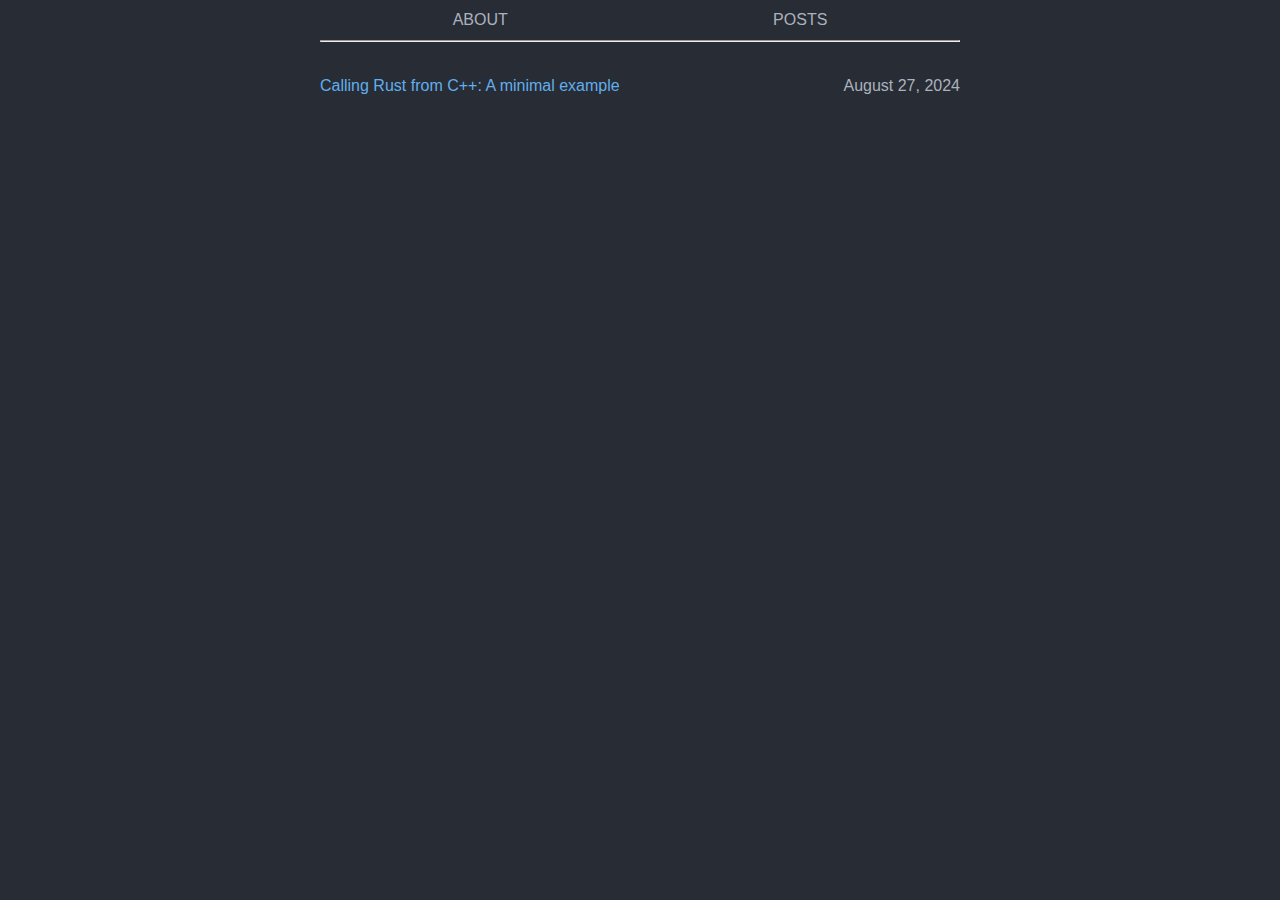
<file: posts/index.html>
<!DOCTYPE html>
<html lang="en">
  <head>
    <meta charset="UTF-8">
    <meta name="viewport" content="width=device-width">
    <title></title>
    <link rel="stylesheet" href="https://benliepert.github.io/blog/global.css">
    <meta name="description" content="">
    <meta property="og:title" content="">
    <meta property="og:description" content="">
    <meta property="og:type" content="website">
    
    <meta property="og:url" content="https://benliepert.github.io/blog/posts/">
    <link rel="canonical" href="https://benliepert.github.io/blog/posts/">
    
    <meta name="twitter:card" content="summary">
    <meta name="twitter:creator" content="@">
    <link rel="icon" href="">
    <meta name="theme-color" content="#1F1E1E">
  </head>
  <body>
    <header>
      <nav>
      
        <a href="/blog/">ABOUT</a>
      
        <a href="/blog/posts/">POSTS</a>
      
      </nav>
      <hr>
    </header>
    <main>
      
      <ul class="date-list">
      
        <li><a href="https://benliepert.github.io/blog/posts/cbindgen-cmake-minimal-example/">Calling Rust from C++: A minimal example</a> August 27, 2024</li>
      
      </ul>

    </main>
  </body>
</html>
</file>
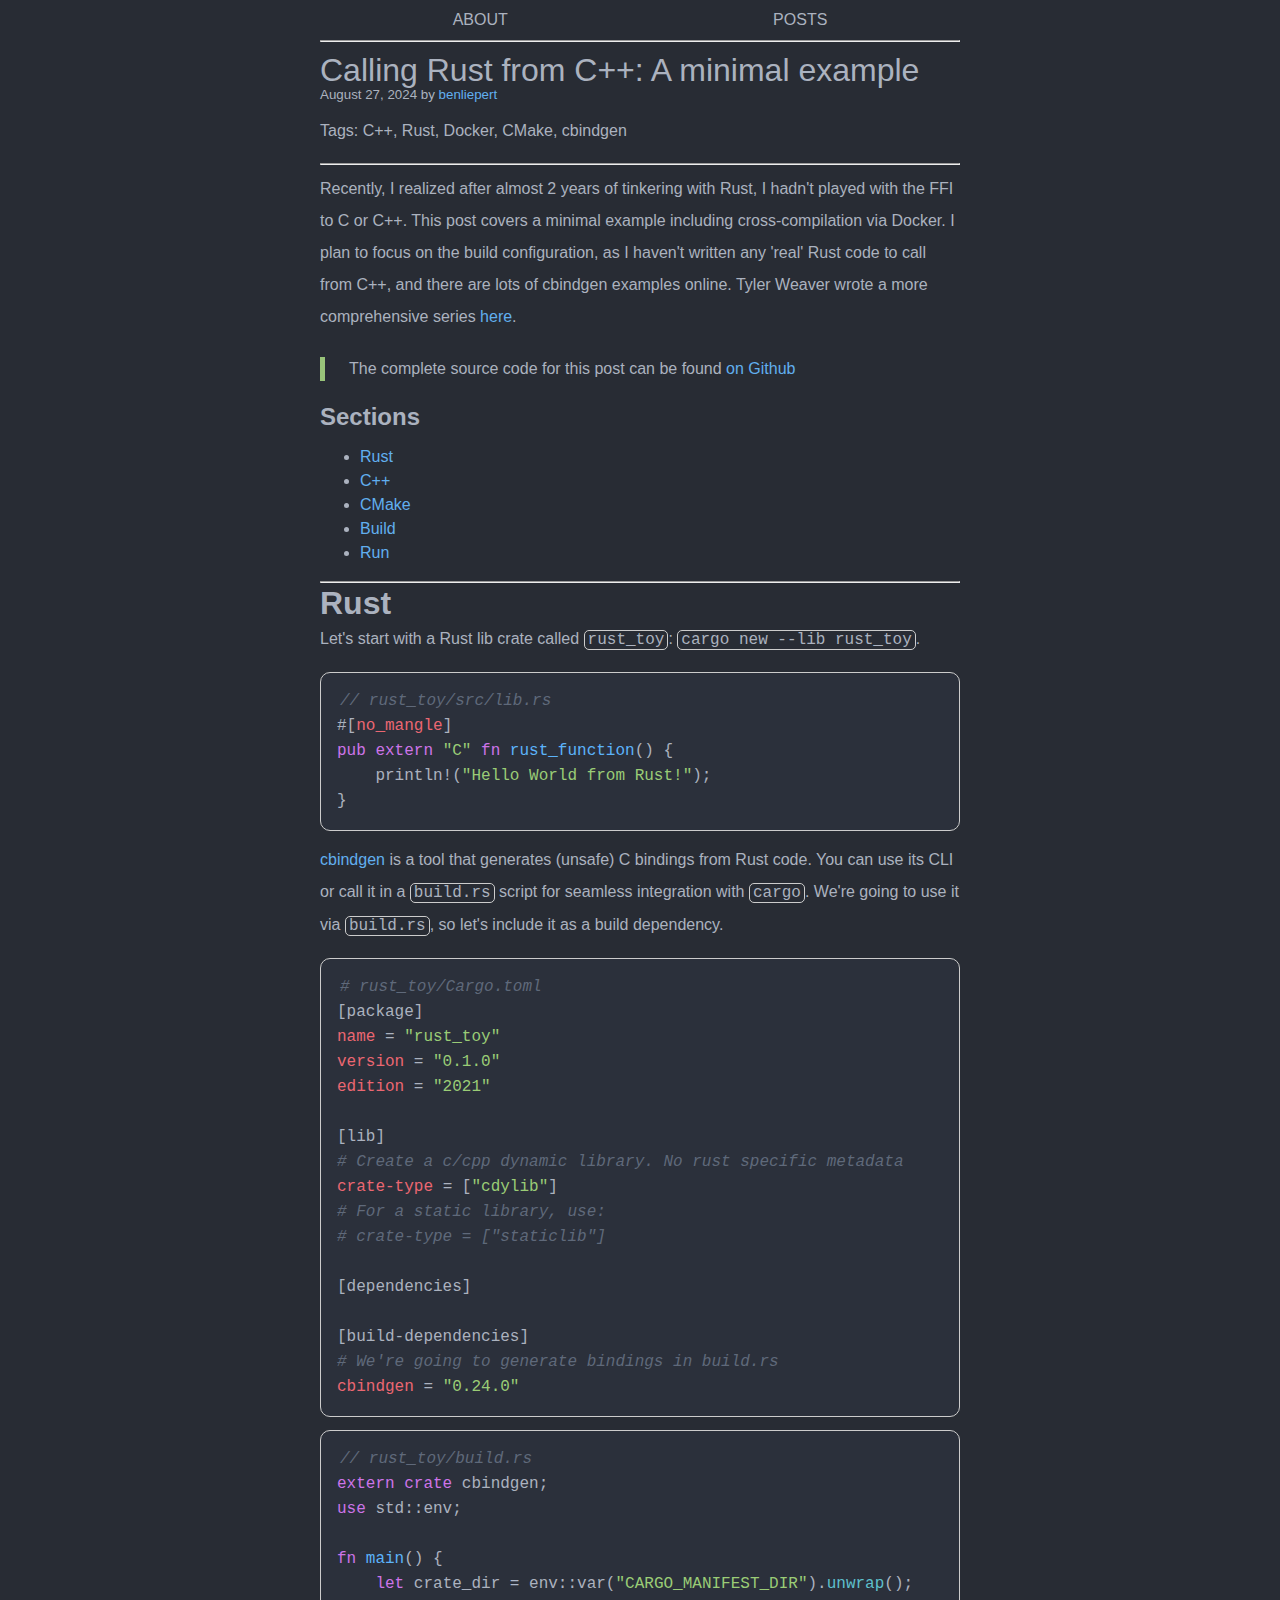
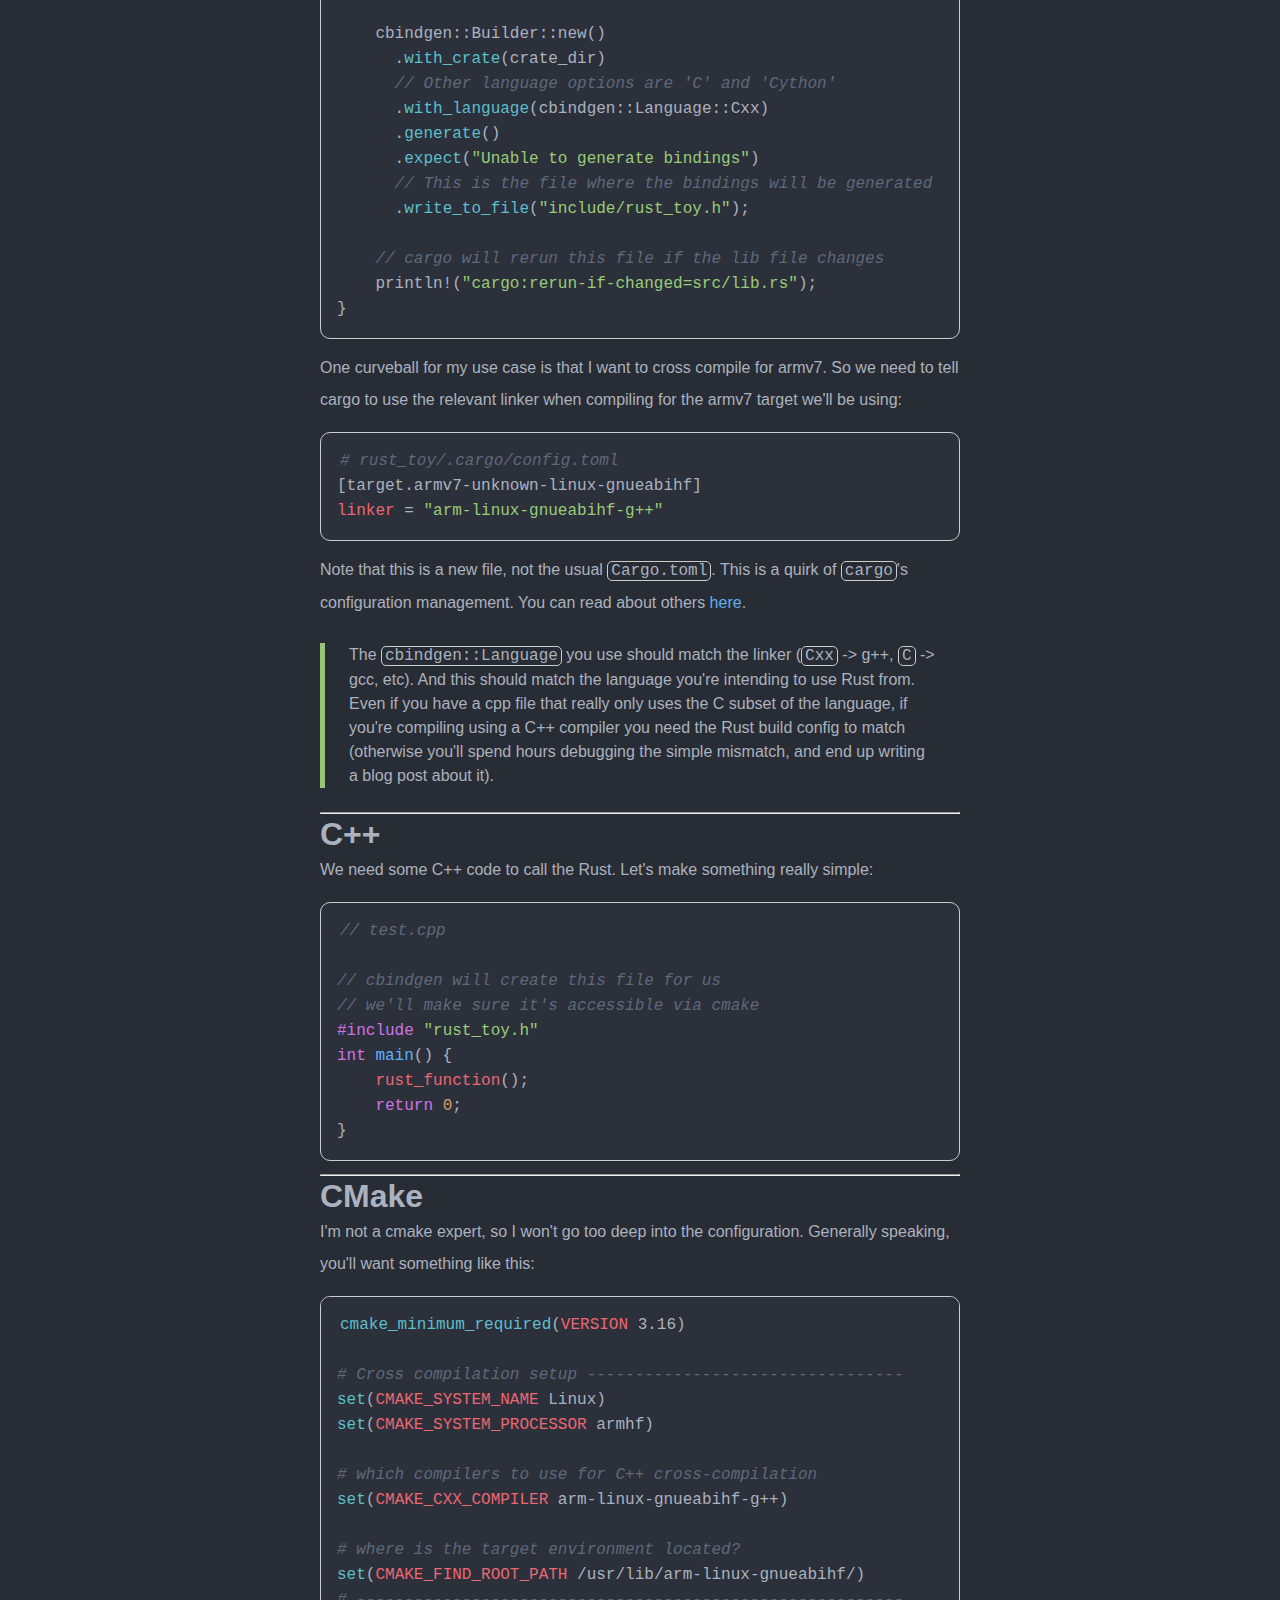
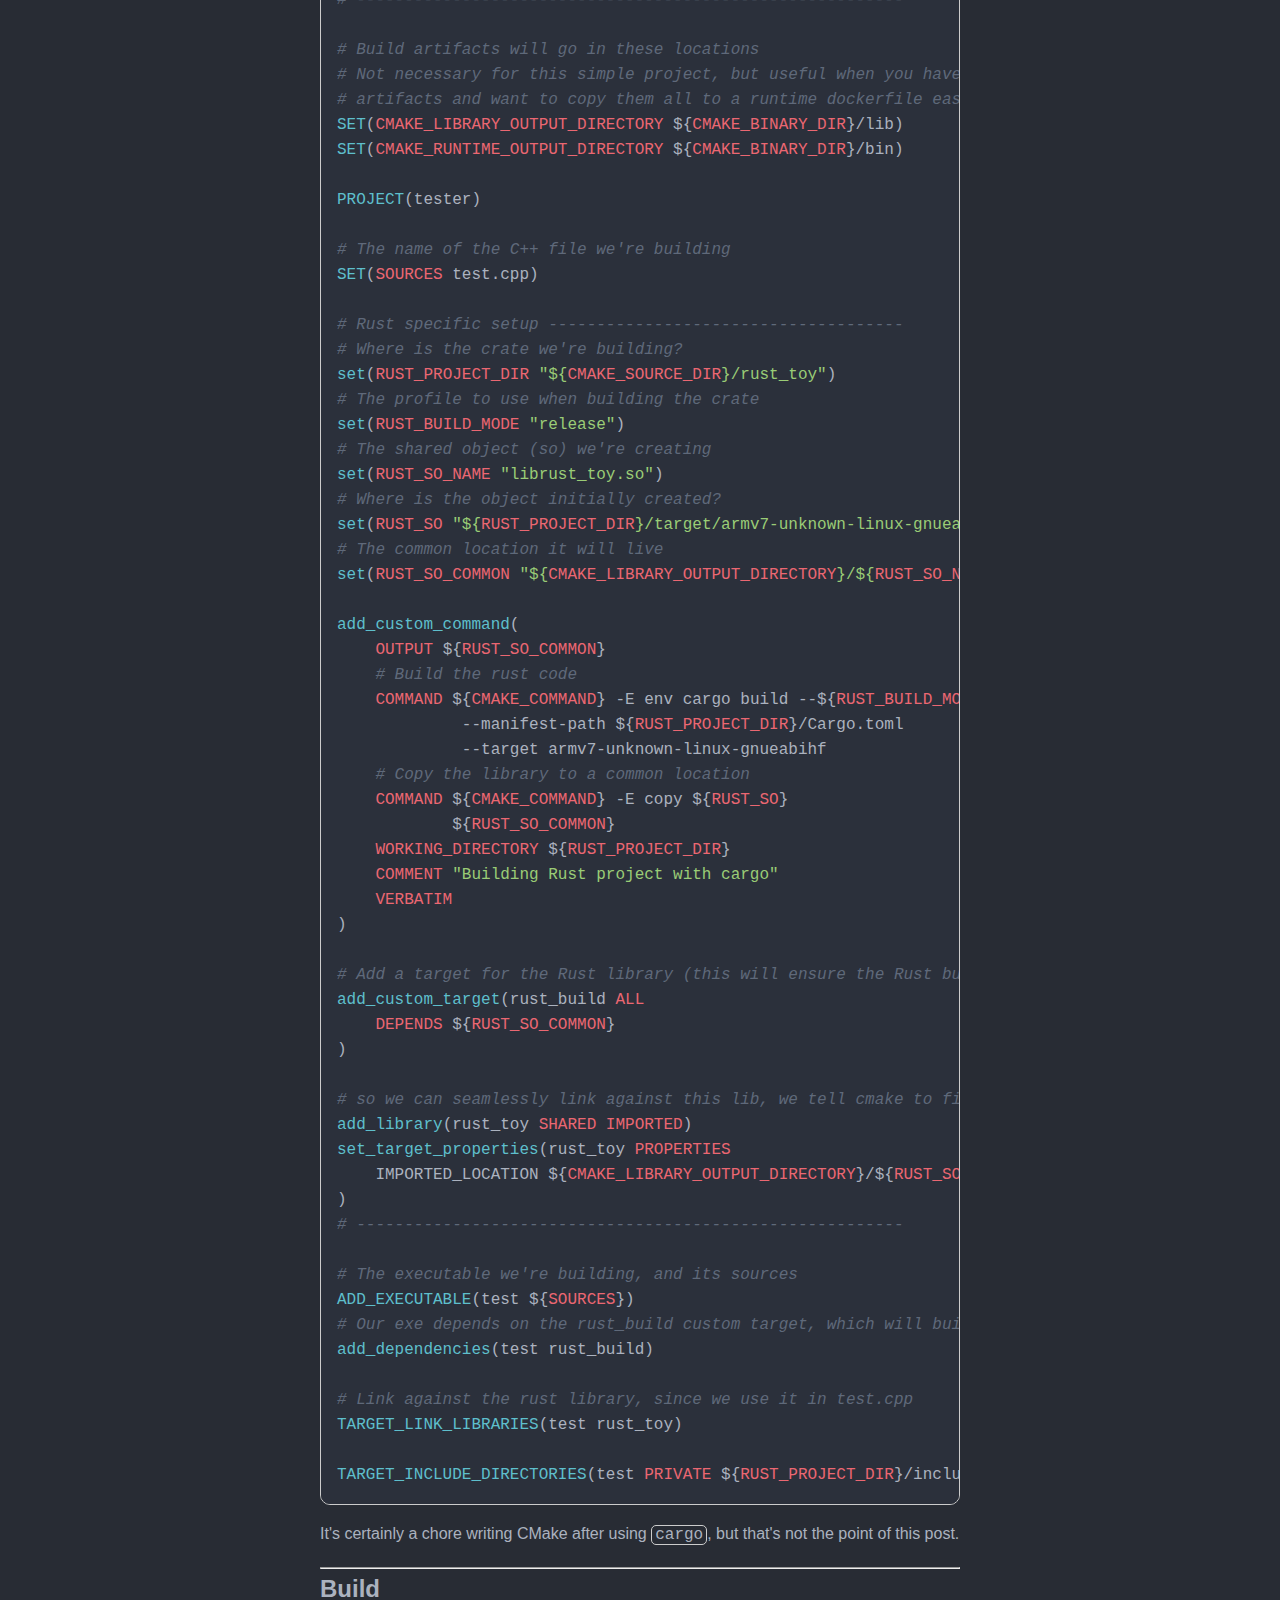
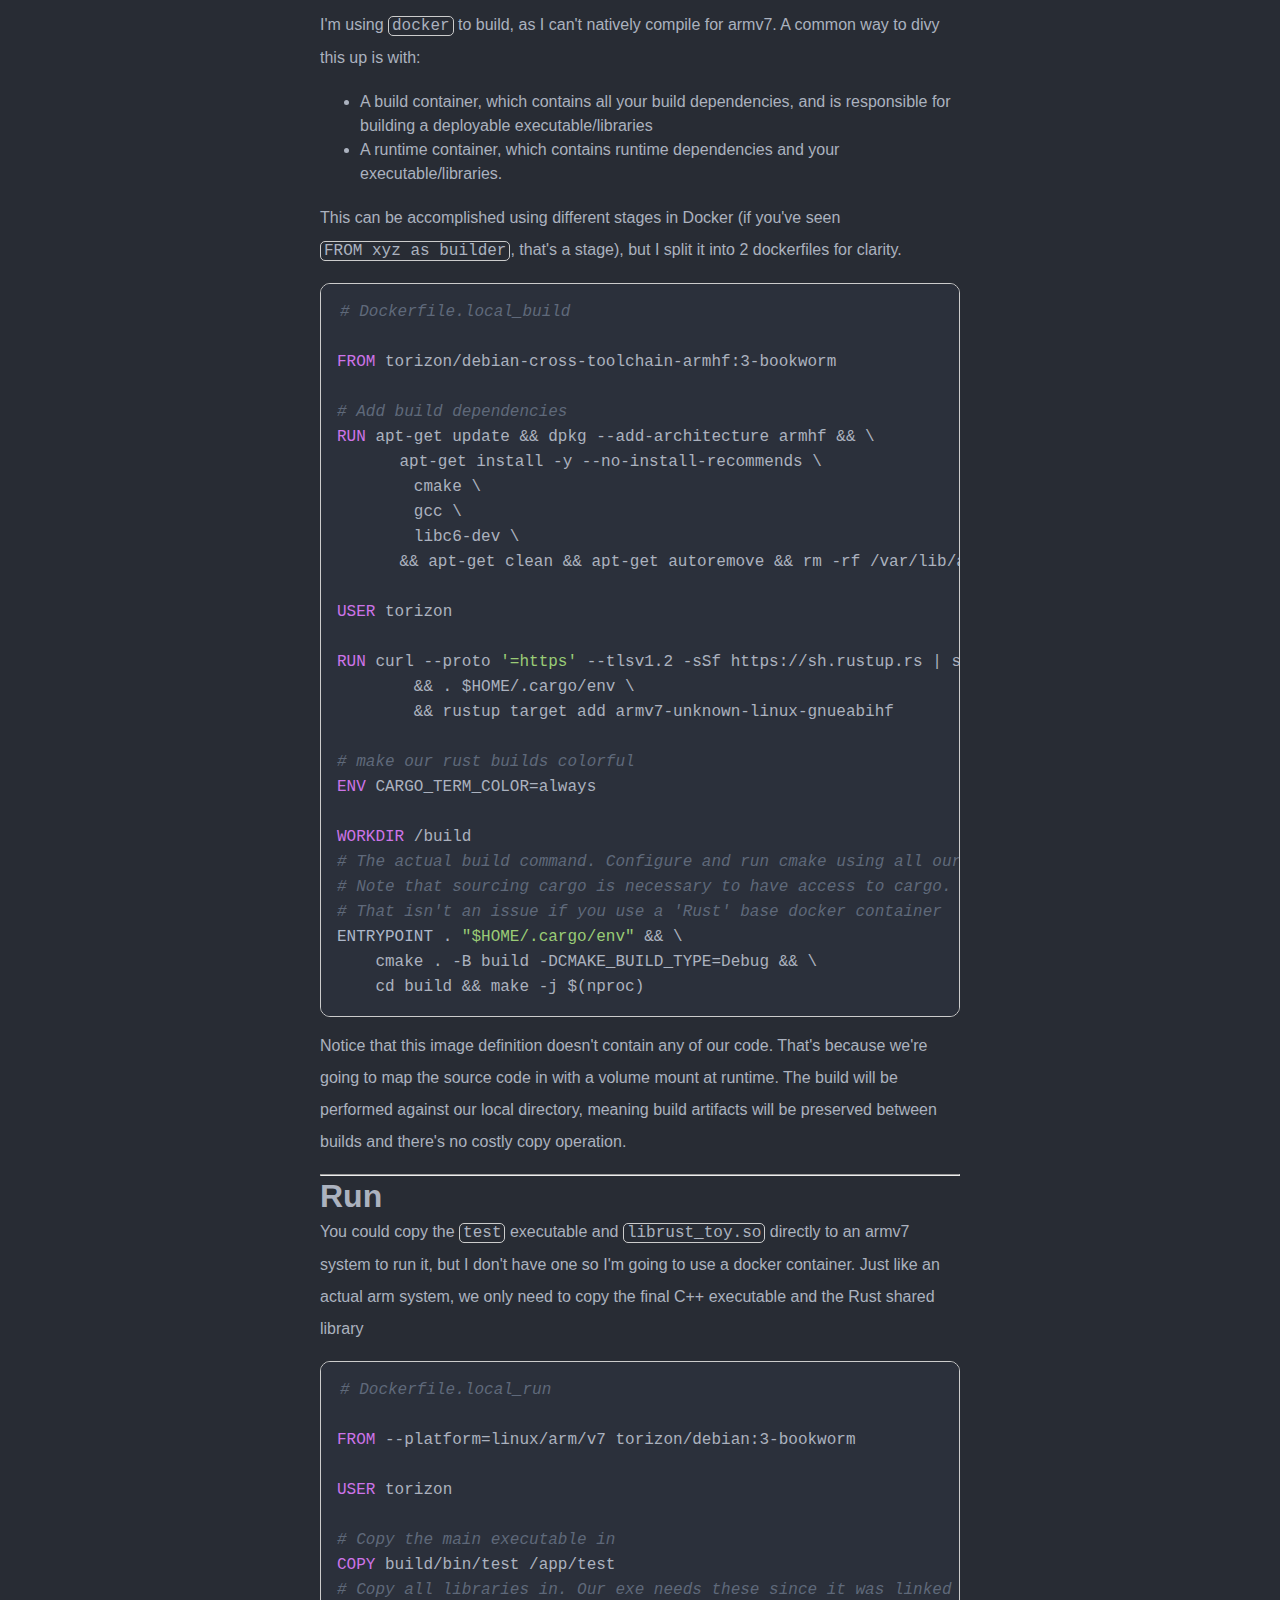
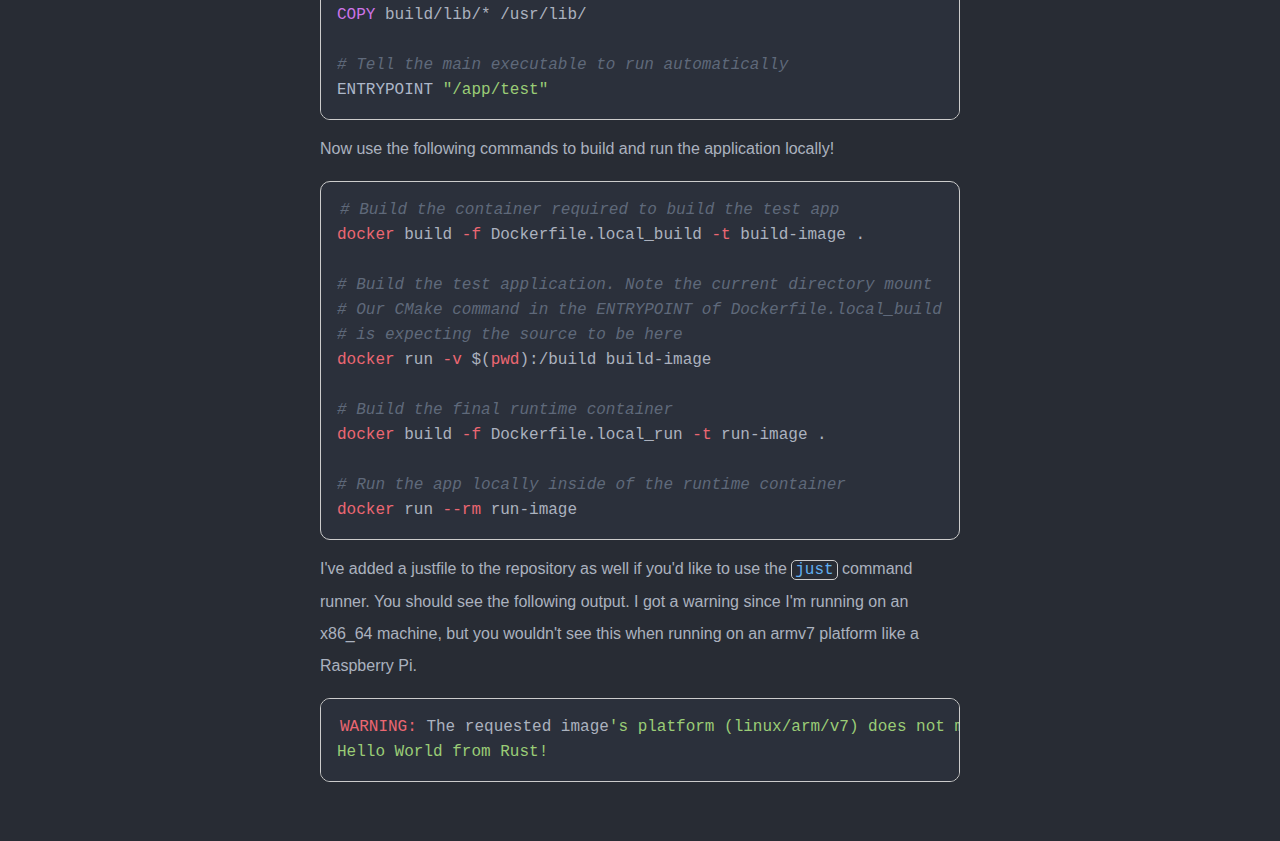
<file: posts/cbindgen-cmake-minimal-example/index.html>
<!DOCTYPE html>
<html lang="en">
  <head>
    <meta charset="UTF-8">
    <meta name="viewport" content="width=device-width">
    <title>Calling Rust from C++: A minimal example :: </title>
    <link rel="stylesheet" href="https://benliepert.github.io/blog/global.css">
    <meta name="description" content="Calling Rust from C++, cross compilation with Docker">
    <meta property="og:title" content="Calling Rust from C++: A minimal example :: ">
    <meta property="og:description" content="Calling Rust from C++, cross compilation with Docker">
    <meta property="og:type" content="website">
    
    <meta property="og:url" content="https://benliepert.github.io/blog/posts/cbindgen-cmake-minimal-example/">
    <link rel="canonical" href="https://benliepert.github.io/blog/posts/cbindgen-cmake-minimal-example/">
    
    <meta name="twitter:card" content="summary">
    <meta name="twitter:creator" content="@">
    <link rel="icon" href="">
    <meta name="theme-color" content="#1F1E1E">
  </head>
  <body>
    <header>
      <nav>
      
        <a href="/blog/">ABOUT</a>
      
        <a href="/blog/posts/">POSTS</a>
      
      </nav>
      <hr>
    </header>
    <main>
      
      <article>
        <h1><a href="https://benliepert.github.io/blog/posts/cbindgen-cmake-minimal-example/">Calling Rust from C++: A minimal example</a></h1>
        <small>
          <time datetime="2024-08-27">August 27, 2024</time>
          by <a href="https://benliepert.github.io/blog/">benliepert</a>
        </small>
        <p>Tags: C++, Rust, Docker, CMake, cbindgen</p>
<hr />
<p>Recently, I realized after almost 2 years of tinkering with Rust, I hadn't played with the FFI to C or C++. This post covers a minimal example including cross-compilation via Docker. I plan to focus on the build configuration, as I haven't written any 'real' Rust code to call from C++, and there are lots of cbindgen examples online. Tyler Weaver wrote a more comprehensive series <a href="https://tylerjw.dev/posts/rust-cpp-interop/">here</a>.</p>
<blockquote>
<p>The complete source code for this post can be found <a href="https://www.github.com/benliepert/post-1">on Github</a></p>
</blockquote>
<h2 id="sections">Sections</h2>
<ul>
<li><a href="https://benliepert.github.io/blog/posts/cbindgen-cmake-minimal-example/#rust">Rust</a></li>
<li><a href="https://benliepert.github.io/blog/posts/cbindgen-cmake-minimal-example/#c">C++</a></li>
<li><a href="https://benliepert.github.io/blog/posts/cbindgen-cmake-minimal-example/#cmake">CMake</a></li>
<li><a href="https://benliepert.github.io/blog/posts/cbindgen-cmake-minimal-example/#build">Build</a></li>
<li><a href="https://benliepert.github.io/blog/posts/cbindgen-cmake-minimal-example/#run">Run</a></li>
</ul>
<hr />
<h1 id="rust">Rust</h1>
<p>Let's start with a Rust lib crate called <code>rust_toy</code>: <code>cargo new --lib rust_toy</code>.</p>
<pre data-lang="rust" style="background-color:#2b303b;color:#6c7079;" class="language-rust "><code class="language-rust" data-lang="rust"><span style="font-style:italic;color:#5f697a;">// rust_toy/src/lib.rs
</span><span style="color:#abb2bf;">#[</span><span style="color:#eb6772;">no_mangle</span><span style="color:#abb2bf;">]
</span><span style="color:#cd74e8;">pub extern </span><span style="color:#9acc76;">&quot;C&quot; </span><span style="color:#cd74e8;">fn </span><span style="color:#5cb3fa;">rust_function</span><span style="color:#abb2bf;">() {
</span><span style="color:#abb2bf;">    println!(</span><span style="color:#9acc76;">&quot;Hello World from Rust!&quot;</span><span style="color:#abb2bf;">);
</span><span style="color:#abb2bf;">}
</span></code></pre>
<p><a href="https://github.com/mozilla/cbindgen">cbindgen</a> is a tool that generates (unsafe) C bindings from Rust code. You can use its CLI or call it in a <code>build.rs</code> script for seamless integration with <code>cargo</code>. We're going to use it via <code>build.rs</code>, so let's include it as a build dependency.</p>
<pre data-lang="toml" style="background-color:#2b303b;color:#6c7079;" class="language-toml "><code class="language-toml" data-lang="toml"><span style="font-style:italic;color:#5f697a;"># rust_toy/Cargo.toml
</span><span style="color:#abb2bf;">[package]
</span><span style="color:#eb6772;">name </span><span style="color:#abb2bf;">= </span><span style="color:#9acc76;">&quot;rust_toy&quot;
</span><span style="color:#eb6772;">version </span><span style="color:#abb2bf;">= </span><span style="color:#9acc76;">&quot;0.1.0&quot;
</span><span style="color:#eb6772;">edition </span><span style="color:#abb2bf;">= </span><span style="color:#9acc76;">&quot;2021&quot;
</span><span style="color:#abb2bf;">
</span><span style="color:#abb2bf;">[lib]
</span><span style="font-style:italic;color:#5f697a;"># Create a c/cpp dynamic library. No rust specific metadata
</span><span style="color:#eb6772;">crate-type </span><span style="color:#abb2bf;">= [</span><span style="color:#9acc76;">&quot;cdylib&quot;</span><span style="color:#abb2bf;">]
</span><span style="font-style:italic;color:#5f697a;"># For a static library, use:
</span><span style="font-style:italic;color:#5f697a;"># crate-type = [&quot;staticlib&quot;]
</span><span style="color:#abb2bf;">
</span><span style="color:#abb2bf;">[dependencies]
</span><span style="color:#abb2bf;">
</span><span style="color:#abb2bf;">[build-dependencies]
</span><span style="font-style:italic;color:#5f697a;"># We&#39;re going to generate bindings in build.rs
</span><span style="color:#eb6772;">cbindgen </span><span style="color:#abb2bf;">= </span><span style="color:#9acc76;">&quot;0.24.0&quot;
</span></code></pre>
<pre data-lang="rust" style="background-color:#2b303b;color:#6c7079;" class="language-rust "><code class="language-rust" data-lang="rust"><span style="font-style:italic;color:#5f697a;">// rust_toy/build.rs
</span><span style="color:#cd74e8;">extern crate</span><span style="color:#abb2bf;"> cbindgen;
</span><span style="color:#cd74e8;">use </span><span style="color:#abb2bf;">std::env;
</span><span style="color:#abb2bf;">
</span><span style="color:#cd74e8;">fn </span><span style="color:#5cb3fa;">main</span><span style="color:#abb2bf;">() {
</span><span style="color:#abb2bf;">    </span><span style="color:#cd74e8;">let</span><span style="color:#abb2bf;"> crate_dir </span><span style="color:#adb7c9;">= </span><span style="color:#abb2bf;">env::var(</span><span style="color:#9acc76;">&quot;CARGO_MANIFEST_DIR&quot;</span><span style="color:#abb2bf;">).</span><span style="color:#5ebfcc;">unwrap</span><span style="color:#abb2bf;">();
</span><span style="color:#abb2bf;">
</span><span style="color:#abb2bf;">    cbindgen::Builder::new()
</span><span style="color:#abb2bf;">      .</span><span style="color:#5ebfcc;">with_crate</span><span style="color:#abb2bf;">(crate_dir)
</span><span style="color:#abb2bf;">      </span><span style="font-style:italic;color:#5f697a;">// Other language options are &#39;C&#39; and &#39;Cython&#39;
</span><span style="color:#abb2bf;">      .</span><span style="color:#5ebfcc;">with_language</span><span style="color:#abb2bf;">(cbindgen::Language::Cxx)
</span><span style="color:#abb2bf;">      .</span><span style="color:#5ebfcc;">generate</span><span style="color:#abb2bf;">()
</span><span style="color:#abb2bf;">      .</span><span style="color:#5ebfcc;">expect</span><span style="color:#abb2bf;">(</span><span style="color:#9acc76;">&quot;Unable to generate bindings&quot;</span><span style="color:#abb2bf;">)
</span><span style="color:#abb2bf;">      </span><span style="font-style:italic;color:#5f697a;">// This is the file where the bindings will be generated
</span><span style="color:#abb2bf;">      .</span><span style="color:#5ebfcc;">write_to_file</span><span style="color:#abb2bf;">(</span><span style="color:#9acc76;">&quot;include/rust_toy.h&quot;</span><span style="color:#abb2bf;">);
</span><span style="color:#abb2bf;">
</span><span style="color:#abb2bf;">    </span><span style="font-style:italic;color:#5f697a;">// cargo will rerun this file if the lib file changes
</span><span style="color:#abb2bf;">    println!(</span><span style="color:#9acc76;">&quot;cargo:rerun-if-changed=src/lib.rs&quot;</span><span style="color:#abb2bf;">);
</span><span style="color:#abb2bf;">}
</span></code></pre>
<p>One curveball for my use case is that I want to cross compile for armv7. So we need to tell cargo to use the relevant linker when compiling for the armv7 target we'll be using:</p>
<pre data-lang="toml" style="background-color:#2b303b;color:#6c7079;" class="language-toml "><code class="language-toml" data-lang="toml"><span style="font-style:italic;color:#5f697a;"># rust_toy/.cargo/config.toml
</span><span style="color:#abb2bf;">[target.armv7-unknown-linux-gnueabihf]
</span><span style="color:#eb6772;">linker </span><span style="color:#abb2bf;">= </span><span style="color:#9acc76;">&quot;arm-linux-gnueabihf-g++&quot;
</span></code></pre>
<p>Note that this is a new file, not the usual <code>Cargo.toml</code>. This is a quirk of <code>cargo</code>'s configuration management. You can read about others <a href="https://towardsdatascience.com/nine-rust-cargo-toml-wats-and-wat-nots-1e5e02e41648">here</a>.</p>
<blockquote>
<p>The <code>cbindgen::Language</code> you use should match the linker (<code>Cxx</code> -&gt; g++, <code>C</code> -&gt; gcc, etc). And this should match the language you're intending to use Rust from. Even if you have a cpp file that really only uses the C subset of the language, if you're compiling using a C++ compiler you need the Rust build config to match (otherwise you'll spend hours debugging the simple mismatch, and end up writing a blog post about it).</p>
</blockquote>
<hr />
<h1 id="c">C++</h1>
<p>We need some C++ code to call the Rust. Let's make something really simple:</p>
<pre data-lang="cpp" style="background-color:#2b303b;color:#6c7079;" class="language-cpp "><code class="language-cpp" data-lang="cpp"><span style="font-style:italic;color:#5f697a;">// test.cpp
</span><span style="color:#abb2bf;">
</span><span style="font-style:italic;color:#5f697a;">// cbindgen will create this file for us
</span><span style="font-style:italic;color:#5f697a;">// we&#39;ll make sure it&#39;s accessible via cmake
</span><span style="color:#cd74e8;">#include </span><span style="color:#9acc76;">&quot;rust_toy.h&quot;
</span><span style="color:#cd74e8;">int </span><span style="color:#5cb3fa;">main</span><span style="color:#abb2bf;">() {
</span><span style="color:#abb2bf;">    </span><span style="color:#eb6772;">rust_function</span><span style="color:#abb2bf;">();
</span><span style="color:#abb2bf;">    </span><span style="color:#cd74e8;">return </span><span style="color:#db9d63;">0</span><span style="color:#abb2bf;">;
</span><span style="color:#abb2bf;">}
</span></code></pre>
<hr />
<h1 id="cmake">CMake</h1>
<p>I'm not a cmake expert, so I won't go too deep into the configuration. Generally speaking, you'll want something like this:</p>
<pre data-lang="cmake" style="background-color:#2b303b;color:#6c7079;" class="language-cmake "><code class="language-cmake" data-lang="cmake"><span style="color:#5ebfcc;">cmake_minimum_required</span><span style="color:#abb2bf;">(</span><span style="color:#eb6772;">VERSION </span><span style="color:#abb2bf;">3.16)
</span><span style="color:#abb2bf;">
</span><span style="font-style:italic;color:#5f697a;"># Cross compilation setup ---------------------------------
</span><span style="color:#5ebfcc;">set</span><span style="color:#abb2bf;">(</span><span style="color:#eb6772;">CMAKE_SYSTEM_NAME </span><span style="color:#abb2bf;">Linux)
</span><span style="color:#5ebfcc;">set</span><span style="color:#abb2bf;">(</span><span style="color:#eb6772;">CMAKE_SYSTEM_PROCESSOR </span><span style="color:#abb2bf;">armhf)
</span><span style="color:#abb2bf;">
</span><span style="font-style:italic;color:#5f697a;"># which compilers to use for C++ cross-compilation
</span><span style="color:#5ebfcc;">set</span><span style="color:#abb2bf;">(</span><span style="color:#eb6772;">CMAKE_CXX_COMPILER </span><span style="color:#abb2bf;">arm-linux-gnueabihf-g++)
</span><span style="color:#abb2bf;">
</span><span style="font-style:italic;color:#5f697a;"># where is the target environment located?
</span><span style="color:#5ebfcc;">set</span><span style="color:#abb2bf;">(</span><span style="color:#eb6772;">CMAKE_FIND_ROOT_PATH </span><span style="color:#abb2bf;">/usr/lib/arm-linux-gnueabihf/)
</span><span style="font-style:italic;color:#5f697a;"># ---------------------------------------------------------
</span><span style="color:#abb2bf;">
</span><span style="font-style:italic;color:#5f697a;"># Build artifacts will go in these locations
</span><span style="font-style:italic;color:#5f697a;"># Not necessary for this simple project, but useful when you have more
</span><span style="font-style:italic;color:#5f697a;"># artifacts and want to copy them all to a runtime dockerfile easily
</span><span style="color:#5ebfcc;">SET</span><span style="color:#abb2bf;">(</span><span style="color:#eb6772;">CMAKE_LIBRARY_OUTPUT_DIRECTORY </span><span style="color:#abb2bf;">${</span><span style="color:#eb6772;">CMAKE_BINARY_DIR</span><span style="color:#abb2bf;">}/lib)
</span><span style="color:#5ebfcc;">SET</span><span style="color:#abb2bf;">(</span><span style="color:#eb6772;">CMAKE_RUNTIME_OUTPUT_DIRECTORY </span><span style="color:#abb2bf;">${</span><span style="color:#eb6772;">CMAKE_BINARY_DIR</span><span style="color:#abb2bf;">}/bin)
</span><span style="color:#abb2bf;">
</span><span style="color:#5ebfcc;">PROJECT</span><span style="color:#abb2bf;">(tester)
</span><span style="color:#abb2bf;">
</span><span style="font-style:italic;color:#5f697a;"># The name of the C++ file we&#39;re building
</span><span style="color:#5ebfcc;">SET</span><span style="color:#abb2bf;">(</span><span style="color:#eb6772;">SOURCES </span><span style="color:#abb2bf;">test.cpp)
</span><span style="color:#abb2bf;">
</span><span style="font-style:italic;color:#5f697a;"># Rust specific setup -------------------------------------
</span><span style="font-style:italic;color:#5f697a;"># Where is the crate we&#39;re building?
</span><span style="color:#5ebfcc;">set</span><span style="color:#abb2bf;">(</span><span style="color:#eb6772;">RUST_PROJECT_DIR </span><span style="color:#9acc76;">&quot;${</span><span style="color:#eb6772;">CMAKE_SOURCE_DIR</span><span style="color:#9acc76;">}/rust_toy&quot;</span><span style="color:#abb2bf;">)
</span><span style="font-style:italic;color:#5f697a;"># The profile to use when building the crate
</span><span style="color:#5ebfcc;">set</span><span style="color:#abb2bf;">(</span><span style="color:#eb6772;">RUST_BUILD_MODE </span><span style="color:#9acc76;">&quot;release&quot;</span><span style="color:#abb2bf;">)
</span><span style="font-style:italic;color:#5f697a;"># The shared object (so) we&#39;re creating
</span><span style="color:#5ebfcc;">set</span><span style="color:#abb2bf;">(</span><span style="color:#eb6772;">RUST_SO_NAME </span><span style="color:#9acc76;">&quot;librust_toy.so&quot;</span><span style="color:#abb2bf;">)
</span><span style="font-style:italic;color:#5f697a;"># Where is the object initially created?
</span><span style="color:#5ebfcc;">set</span><span style="color:#abb2bf;">(</span><span style="color:#eb6772;">RUST_SO </span><span style="color:#9acc76;">&quot;${</span><span style="color:#eb6772;">RUST_PROJECT_DIR</span><span style="color:#9acc76;">}/target/armv7-unknown-linux-gnueabihf/${</span><span style="color:#eb6772;">RUST_BUILD_MODE</span><span style="color:#9acc76;">}/${</span><span style="color:#eb6772;">RUST_SO_NAME</span><span style="color:#9acc76;">}&quot;</span><span style="color:#abb2bf;">)
</span><span style="font-style:italic;color:#5f697a;"># The common location it will live
</span><span style="color:#5ebfcc;">set</span><span style="color:#abb2bf;">(</span><span style="color:#eb6772;">RUST_SO_COMMON </span><span style="color:#9acc76;">&quot;${</span><span style="color:#eb6772;">CMAKE_LIBRARY_OUTPUT_DIRECTORY</span><span style="color:#9acc76;">}/${</span><span style="color:#eb6772;">RUST_SO_NAME</span><span style="color:#9acc76;">}&quot;</span><span style="color:#abb2bf;">)
</span><span style="color:#abb2bf;">
</span><span style="color:#5ebfcc;">add_custom_command</span><span style="color:#abb2bf;">(
</span><span style="color:#abb2bf;">    </span><span style="color:#eb6772;">OUTPUT </span><span style="color:#abb2bf;">${</span><span style="color:#eb6772;">RUST_SO_COMMON</span><span style="color:#abb2bf;">}
</span><span style="color:#abb2bf;">    </span><span style="font-style:italic;color:#5f697a;"># Build the rust code
</span><span style="color:#abb2bf;">    </span><span style="color:#eb6772;">COMMAND </span><span style="color:#abb2bf;">${</span><span style="color:#eb6772;">CMAKE_COMMAND</span><span style="color:#abb2bf;">} -E env cargo build --${</span><span style="color:#eb6772;">RUST_BUILD_MODE</span><span style="color:#abb2bf;">}
</span><span style="color:#abb2bf;">             --manifest-path ${</span><span style="color:#eb6772;">RUST_PROJECT_DIR</span><span style="color:#abb2bf;">}/Cargo.toml
</span><span style="color:#abb2bf;">             --target armv7-unknown-linux-gnueabihf
</span><span style="color:#abb2bf;">    </span><span style="font-style:italic;color:#5f697a;"># Copy the library to a common location
</span><span style="color:#abb2bf;">    </span><span style="color:#eb6772;">COMMAND </span><span style="color:#abb2bf;">${</span><span style="color:#eb6772;">CMAKE_COMMAND</span><span style="color:#abb2bf;">} -E copy ${</span><span style="color:#eb6772;">RUST_SO</span><span style="color:#abb2bf;">}
</span><span style="color:#abb2bf;">            ${</span><span style="color:#eb6772;">RUST_SO_COMMON</span><span style="color:#abb2bf;">}
</span><span style="color:#abb2bf;">    </span><span style="color:#eb6772;">WORKING_DIRECTORY </span><span style="color:#abb2bf;">${</span><span style="color:#eb6772;">RUST_PROJECT_DIR</span><span style="color:#abb2bf;">}
</span><span style="color:#abb2bf;">    </span><span style="color:#eb6772;">COMMENT </span><span style="color:#9acc76;">&quot;Building Rust project with cargo&quot;
</span><span style="color:#abb2bf;">    </span><span style="color:#eb6772;">VERBATIM
</span><span style="color:#abb2bf;">)
</span><span style="color:#abb2bf;">
</span><span style="font-style:italic;color:#5f697a;"># Add a target for the Rust library (this will ensure the Rust build happens)
</span><span style="color:#5ebfcc;">add_custom_target</span><span style="color:#abb2bf;">(rust_build </span><span style="color:#eb6772;">ALL
</span><span style="color:#abb2bf;">    </span><span style="color:#eb6772;">DEPENDS </span><span style="color:#abb2bf;">${</span><span style="color:#eb6772;">RUST_SO_COMMON</span><span style="color:#abb2bf;">}
</span><span style="color:#abb2bf;">)
</span><span style="color:#abb2bf;">
</span><span style="font-style:italic;color:#5f697a;"># so we can seamlessly link against this lib, we tell cmake to find it where we copied it (where the other libs live)
</span><span style="color:#5ebfcc;">add_library</span><span style="color:#abb2bf;">(rust_toy </span><span style="color:#eb6772;">SHARED IMPORTED</span><span style="color:#abb2bf;">)
</span><span style="color:#5ebfcc;">set_target_properties</span><span style="color:#abb2bf;">(rust_toy </span><span style="color:#eb6772;">PROPERTIES
</span><span style="color:#abb2bf;">    IMPORTED_LOCATION ${</span><span style="color:#eb6772;">CMAKE_LIBRARY_OUTPUT_DIRECTORY</span><span style="color:#abb2bf;">}/${</span><span style="color:#eb6772;">RUST_SO_NAME</span><span style="color:#abb2bf;">}
</span><span style="color:#abb2bf;">)
</span><span style="font-style:italic;color:#5f697a;"># ---------------------------------------------------------
</span><span style="color:#abb2bf;">
</span><span style="font-style:italic;color:#5f697a;"># The executable we&#39;re building, and its sources
</span><span style="color:#5ebfcc;">ADD_EXECUTABLE</span><span style="color:#abb2bf;">(test ${</span><span style="color:#eb6772;">SOURCES</span><span style="color:#abb2bf;">})
</span><span style="font-style:italic;color:#5f697a;"># Our exe depends on the rust_build custom target, which will build the .so we need
</span><span style="color:#5ebfcc;">add_dependencies</span><span style="color:#abb2bf;">(test rust_build)
</span><span style="color:#abb2bf;">
</span><span style="font-style:italic;color:#5f697a;"># Link against the rust library, since we use it in test.cpp
</span><span style="color:#5ebfcc;">TARGET_LINK_LIBRARIES</span><span style="color:#abb2bf;">(test rust_toy)
</span><span style="color:#abb2bf;">
</span><span style="color:#5ebfcc;">TARGET_INCLUDE_DIRECTORIES</span><span style="color:#abb2bf;">(test </span><span style="color:#eb6772;">PRIVATE </span><span style="color:#abb2bf;">${</span><span style="color:#eb6772;">RUST_PROJECT_DIR</span><span style="color:#abb2bf;">}/include)
</span></code></pre>
<p>It's certainly a chore writing CMake after using <code>cargo</code>, but that's not the point of this post.</p>
<hr />
<h2 id="build">Build</h2>
<p>I'm using <code>docker</code> to build, as I can't natively compile for armv7. A common way to divy this up is with:</p>
<ul>
<li>A build container, which contains all your build dependencies, and is responsible for building a deployable executable/libraries</li>
<li>A runtime container, which contains runtime dependencies and your executable/libraries.</li>
</ul>
<p>This can be accomplished using different stages in Docker (if you've seen <code>FROM xyz as builder</code>, that's a stage), but I split it into 2 dockerfiles for clarity.</p>
<pre data-lang="dockerfile" style="background-color:#2b303b;color:#6c7079;" class="language-dockerfile "><code class="language-dockerfile" data-lang="dockerfile"><span style="font-style:italic;color:#5f697a;"># Dockerfile.local_build
</span><span style="color:#abb2bf;">
</span><span style="color:#cd74e8;">FROM</span><span style="color:#abb2bf;"> torizon/debian-cross-toolchain-armhf:3-bookworm
</span><span style="color:#abb2bf;">
</span><span style="font-style:italic;color:#5f697a;"># Add build dependencies
</span><span style="color:#cd74e8;">RUN </span><span style="color:#abb2bf;">apt-get update &amp;&amp; dpkg --add-architecture armhf &amp;&amp; \
</span><span style="color:#abb2bf;">	apt-get install -y --no-install-recommends \
</span><span style="color:#abb2bf;">        cmake \
</span><span style="color:#abb2bf;">        gcc \
</span><span style="color:#abb2bf;">        libc6-dev \
</span><span style="color:#abb2bf;">	&amp;&amp; apt-get clean &amp;&amp; apt-get autoremove &amp;&amp; rm -rf /var/lib/apt/lists/* 
</span><span style="color:#abb2bf;">
</span><span style="color:#cd74e8;">USER </span><span style="color:#abb2bf;">torizon
</span><span style="color:#abb2bf;">
</span><span style="color:#cd74e8;">RUN </span><span style="color:#abb2bf;">curl --proto </span><span style="color:#9acc76;">&#39;=https&#39;</span><span style="color:#abb2bf;"> --tlsv1.2 -sSf https://sh.rustup.rs | sh -s -- -y \
</span><span style="color:#abb2bf;">        &amp;&amp; . $HOME/.cargo/env \
</span><span style="color:#abb2bf;">        &amp;&amp; rustup target add armv7-unknown-linux-gnueabihf
</span><span style="color:#abb2bf;">
</span><span style="font-style:italic;color:#5f697a;"># make our rust builds colorful
</span><span style="color:#cd74e8;">ENV </span><span style="color:#abb2bf;">CARGO_TERM_COLOR=always
</span><span style="color:#abb2bf;">
</span><span style="color:#cd74e8;">WORKDIR </span><span style="color:#abb2bf;">/build
</span><span style="font-style:italic;color:#5f697a;"># The actual build command. Configure and run cmake using all our CPUs
</span><span style="font-style:italic;color:#5f697a;"># Note that sourcing cargo is necessary to have access to cargo.
</span><span style="font-style:italic;color:#5f697a;"># That isn&#39;t an issue if you use a &#39;Rust&#39; base docker container
</span><span style="color:#adb7c9;">ENTRYPOINT </span><span style="color:#abb2bf;">. </span><span style="color:#9acc76;">&quot;$HOME/.cargo/env&quot;</span><span style="color:#abb2bf;"> &amp;&amp; \
</span><span style="color:#abb2bf;">    cmake . -B build -DCMAKE_BUILD_TYPE=Debug &amp;&amp; \
</span><span style="color:#abb2bf;">    cd build &amp;&amp; make -j $(nproc)
</span></code></pre>
<p>Notice that this image definition doesn't contain any of our code. That's because we're going to map the source code in with a volume mount at runtime. The build will be performed against our local directory, meaning build artifacts will be preserved between builds and there's no costly copy operation.</p>
<hr />
<h1 id="run">Run</h1>
<p>You could copy the <code>test</code> executable and <code>librust_toy.so</code> directly to an armv7 system to run it, but I don't have one so I'm going to use a docker container. Just like an actual arm system, we only need to copy the final C++ executable and the Rust shared library</p>
<pre data-lang="dockerfile" style="background-color:#2b303b;color:#6c7079;" class="language-dockerfile "><code class="language-dockerfile" data-lang="dockerfile"><span style="font-style:italic;color:#5f697a;"># Dockerfile.local_run
</span><span style="color:#abb2bf;">
</span><span style="color:#cd74e8;">FROM</span><span style="color:#abb2bf;"> --platform=linux/arm/v7 torizon/debian:3-bookworm
</span><span style="color:#abb2bf;">
</span><span style="color:#cd74e8;">USER </span><span style="color:#abb2bf;">torizon
</span><span style="color:#abb2bf;">
</span><span style="font-style:italic;color:#5f697a;"># Copy the main executable in
</span><span style="color:#cd74e8;">COPY</span><span style="color:#abb2bf;"> build/bin/test /app/test
</span><span style="font-style:italic;color:#5f697a;"># Copy all libraries in. Our exe needs these since it was linked against it
</span><span style="color:#cd74e8;">COPY</span><span style="color:#abb2bf;"> build/lib/* /usr/lib/
</span><span style="color:#abb2bf;">
</span><span style="font-style:italic;color:#5f697a;"># Tell the main executable to run automatically
</span><span style="color:#adb7c9;">ENTRYPOINT </span><span style="color:#9acc76;">&quot;/app/test&quot;
</span></code></pre>
<p>Now use the following commands to build and run the application locally!</p>
<pre data-lang="sh" style="background-color:#2b303b;color:#6c7079;" class="language-sh "><code class="language-sh" data-lang="sh"><span style="font-style:italic;color:#5f697a;"># Build the container required to build the test app
</span><span style="color:#eb6772;">docker</span><span style="color:#abb2bf;"> build</span><span style="color:#eb6772;"> -f</span><span style="color:#abb2bf;"> Dockerfile.local_build</span><span style="color:#eb6772;"> -t</span><span style="color:#abb2bf;"> build-image .
</span><span style="color:#abb2bf;">
</span><span style="font-style:italic;color:#5f697a;"># Build the test application. Note the current directory mount
</span><span style="font-style:italic;color:#5f697a;"># Our CMake command in the ENTRYPOINT of Dockerfile.local_build
</span><span style="font-style:italic;color:#5f697a;"># is expecting the source to be here
</span><span style="color:#eb6772;">docker</span><span style="color:#abb2bf;"> run</span><span style="color:#eb6772;"> -v </span><span style="color:#abb2bf;">$(</span><span style="color:#eb6772;">pwd</span><span style="color:#abb2bf;">):/build build-image
</span><span style="color:#abb2bf;">
</span><span style="font-style:italic;color:#5f697a;"># Build the final runtime container
</span><span style="color:#eb6772;">docker</span><span style="color:#abb2bf;"> build</span><span style="color:#eb6772;"> -f</span><span style="color:#abb2bf;"> Dockerfile.local_run</span><span style="color:#eb6772;"> -t</span><span style="color:#abb2bf;"> run-image .
</span><span style="color:#abb2bf;">
</span><span style="font-style:italic;color:#5f697a;"># Run the app locally inside of the runtime container
</span><span style="color:#eb6772;">docker</span><span style="color:#abb2bf;"> run</span><span style="color:#eb6772;"> --rm</span><span style="color:#abb2bf;"> run-image
</span></code></pre>
<p>I've added a justfile to the repository as well if you'd like to use the <a href="https://github.com/casey/just"><code>just</code></a> command runner.
You should see the following output. I got a warning since I'm running on an x86_64 machine, but you wouldn't see this when running on an armv7 platform like a Raspberry Pi.</p>
<pre data-lang="sh" style="background-color:#2b303b;color:#6c7079;" class="language-sh "><code class="language-sh" data-lang="sh"><span style="color:#eb6772;">WARNING:</span><span style="color:#abb2bf;"> The requested image</span><span style="color:#9acc76;">&#39;s platform (linux/arm/v7) does not match the detected host platform (linux/amd64/v3) and no specific platform was requested
</span><span style="color:#9acc76;">Hello World from Rust!
</span></code></pre>

      </article>

    </main>
  </body>
</html>
</file>
